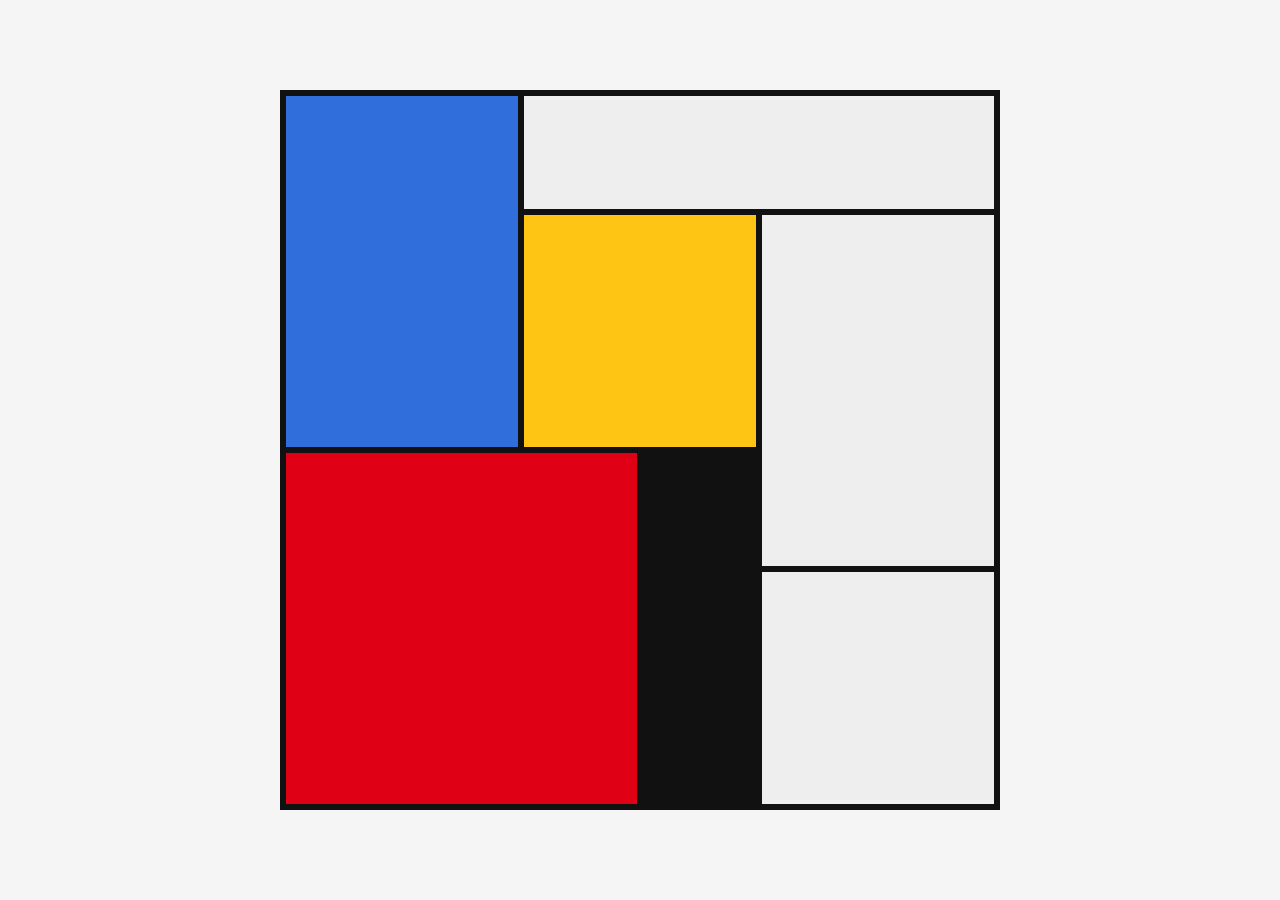
<file: task1/index.html>
<!DOCTYPE html>
<html lang="en">
<head>
    <meta charset="UTF-8">
    <meta name="viewport" content="width=device-width, initial-scale=1.0">
    <title>Task 1 - Geometric Composition</title>
    <link rel="stylesheet" href="style.css">
</head>
<body>

    <main class="composition">
        <div class="blue"></div>
        <div class="top"></div>
        <div class="yellow"></div>
        <div class="right-top"></div>
        <div class="red"></div>
        <div class="black"></div>
        <div class="right-bottom"></div>
    </main>

</body>
</html>
</file>
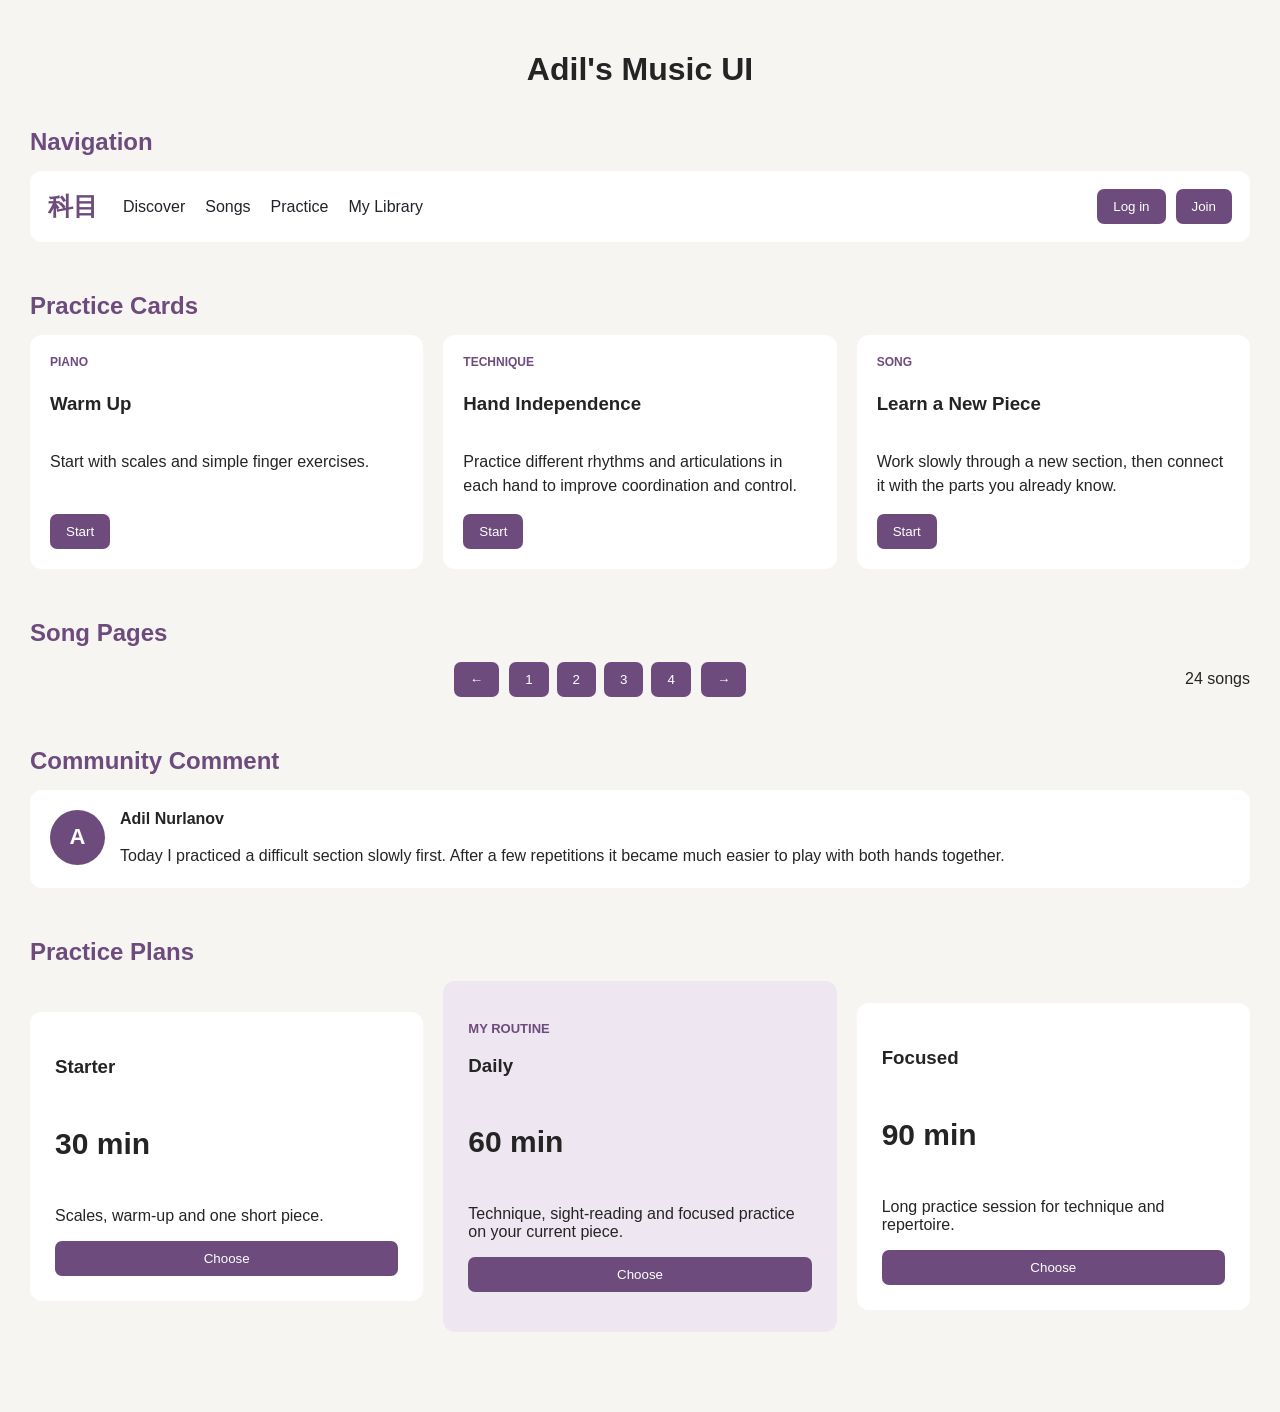
<file: task2/index.html>
<!DOCTYPE html>
<html lang="en">
<head>
    <meta charset="UTF-8">
    <meta name="viewport" content="width=device-width, initial-scale=1.0">
    <title>Adil's Music UI</title>
    <link rel="stylesheet" href="style.css">
</head>
<body>

    <h1>Adil's Music UI</h1>

    <section>
        <h2>Navigation</h2>

        <nav class="navbar">
            <div class="logo">科目</div>

            <div class="nav-links">
                <a href="#">Discover</a>
                <a href="#">Songs</a>
                <a href="#">Practice</a>
                <a href="#">My Library</a>
            </div>

            <div class="nav-buttons">
                <button>Log in</button>
                <button>Join</button>
            </div>
        </nav>
    </section>


    <section>
        <h2>Practice Cards</h2>

        <div class="cards">
            <article class="card">
                <span class="card-tag">PIANO</span>
                <h3>Warm Up</h3>
                <p>Start with scales and simple finger exercises.</p>
                <button>Start</button>
            </article>

            <article class="card">
                <span class="card-tag">TECHNIQUE</span>
                <h3>Hand Independence</h3>
                <p>
                    Practice different rhythms and articulations in each hand
                    to improve coordination and control.
                </p>
                <button>Start</button>
            </article>

            <article class="card">
                <span class="card-tag">SONG</span>
                <h3>Learn a New Piece</h3>
                <p>
                    Work slowly through a new section, then connect it with
                    the parts you already know.
                </p>
                <button>Start</button>
            </article>
        </div>
    </section>


    <section>
        <h2>Song Pages</h2>

        <div class="pagination">
            <div class="pagination-controls">
                <button>←</button>

                <div class="pages">
                    <button>1</button>
                    <button>2</button>
                    <button>3</button>
                    <button>4</button>
                </div>

                <button>→</button>
            </div>

            <span class="results">24 songs</span>
        </div>
    </section>


    <section>
        <h2>Community Comment</h2>

        <div class="comment">
            <div class="avatar">A</div>

            <div class="comment-text">
                <strong>Adil Nurlanov</strong>
                <p>
                    Today I practiced a difficult section slowly first.
                    After a few repetitions it became much easier to play
                    with both hands together.
                </p>
            </div>
        </div>
    </section>


    <section>
        <h2>Practice Plans</h2>

        <div class="pricing">
            <article class="plan">
                <h3>Starter</h3>
                <p class="price">30 min</p>
                <p>Scales, warm-up and one short piece.</p>
                <button>Choose</button>
            </article>

            <article class="plan recommended">
                <span class="badge">MY ROUTINE</span>
                <h3>Daily</h3>
                <p class="price">60 min</p>
                <p>
                    Technique, sight-reading and focused practice
                    on your current piece.
                </p>
                <button>Choose</button>
            </article>

            <article class="plan">
                <h3>Focused</h3>
                <p class="price">90 min</p>
                <p>Long practice session for technique and repertoire.</p>
                <button>Choose</button>
            </article>
        </div>
    </section>

</body>
</html>
</file>
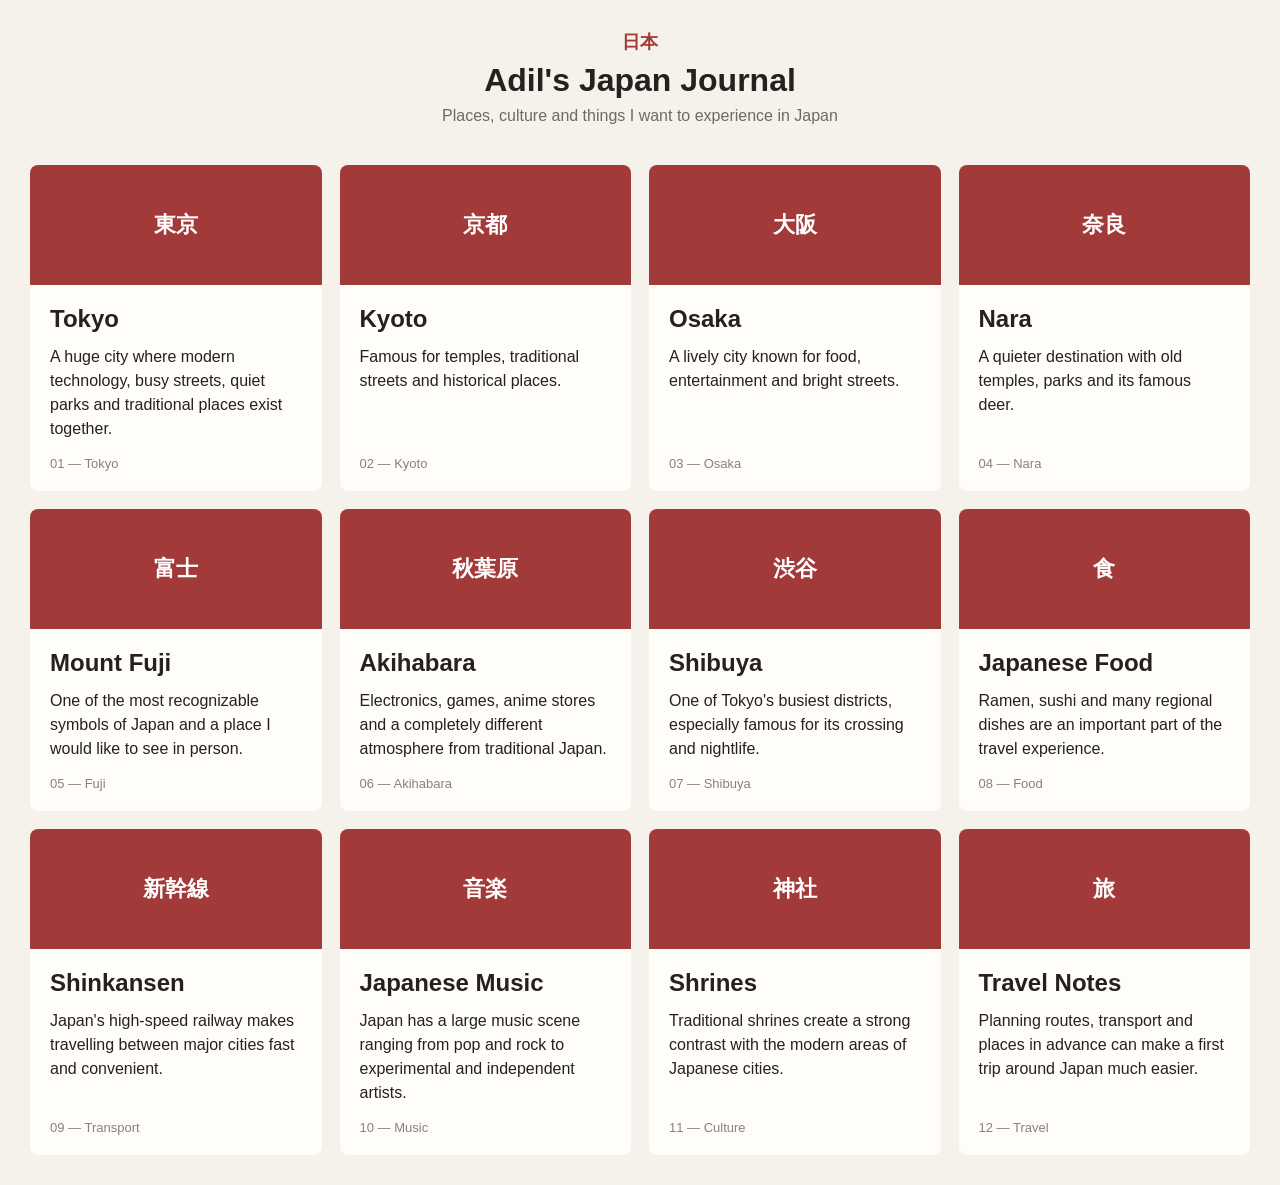
<file: task3/index.html>
<!DOCTYPE html>
<html lang="en">
<head>
    <meta charset="UTF-8">
    <meta name="viewport" content="width=device-width, initial-scale=1.0">
    <title>Adil's Japan Journal</title>
    <link rel="stylesheet" href="style.css">
</head>
<body>

    <header>
        <span class="japanese">日本</span>
        <h1>Adil's Japan Journal</h1>
        <p>Places, culture and things I want to experience in Japan</p>
    </header>

    <main class="articles grid-mode">

        <article class="item lead">
            <div class="picture">東京</div>
            <div class="content">
                <h2>Tokyo</h2>
                <p>
                    A huge city where modern technology, busy streets,
                    quiet parks and traditional places exist together.
                </p>
                <time>01 — Tokyo</time>
            </div>
        </article>

        <article class="item">
            <div class="picture">京都</div>
            <div class="content">
                <h2>Kyoto</h2>
                <p>
                    Famous for temples, traditional streets and historical places.
                </p>
                <time>02 — Kyoto</time>
            </div>
        </article>

        <article class="item">
            <div class="picture">大阪</div>
            <div class="content">
                <h2>Osaka</h2>
                <p>
                    A lively city known for food, entertainment and bright streets.
                </p>
                <time>03 — Osaka</time>
            </div>
        </article>

        <article class="item">
            <div class="picture">奈良</div>
            <div class="content">
                <h2>Nara</h2>
                <p>
                    A quieter destination with old temples, parks and its famous deer.
                </p>
                <time>04 — Nara</time>
            </div>
        </article>

        <article class="item">
            <div class="picture">富士</div>
            <div class="content">
                <h2>Mount Fuji</h2>
                <p>
                    One of the most recognizable symbols of Japan and a place
                    I would like to see in person.
                </p>
                <time>05 — Fuji</time>
            </div>
        </article>

        <article class="item">
            <div class="picture">秋葉原</div>
            <div class="content">
                <h2>Akihabara</h2>
                <p>
                    Electronics, games, anime stores and a completely different
                    atmosphere from traditional Japan.
                </p>
                <time>06 — Akihabara</time>
            </div>
        </article>

        <article class="item">
            <div class="picture">渋谷</div>
            <div class="content">
                <h2>Shibuya</h2>
                <p>
                    One of Tokyo's busiest districts, especially famous for
                    its crossing and nightlife.
                </p>
                <time>07 — Shibuya</time>
            </div>
        </article>

        <article class="item">
            <div class="picture">食</div>
            <div class="content">
                <h2>Japanese Food</h2>
                <p>
                    Ramen, sushi and many regional dishes are an important
                    part of the travel experience.
                </p>
                <time>08 — Food</time>
            </div>
        </article>

        <article class="item">
            <div class="picture">新幹線</div>
            <div class="content">
                <h2>Shinkansen</h2>
                <p>
                    Japan's high-speed railway makes travelling between
                    major cities fast and convenient.
                </p>
                <time>09 — Transport</time>
            </div>
        </article>

        <article class="item">
            <div class="picture">音楽</div>
            <div class="content">
                <h2>Japanese Music</h2>
                <p>
                    Japan has a large music scene ranging from pop and rock
                    to experimental and independent artists.
                </p>
                <time>10 — Music</time>
            </div>
        </article>

        <article class="item">
            <div class="picture">神社</div>
            <div class="content">
                <h2>Shrines</h2>
                <p>
                    Traditional shrines create a strong contrast with the
                    modern areas of Japanese cities.
                </p>
                <time>11 — Culture</time>
            </div>
        </article>

        <article class="item">
            <div class="picture">旅</div>
            <div class="content">
                <h2>Travel Notes</h2>
                <p>
                    Planning routes, transport and places in advance can make
                    a first trip around Japan much easier.
                </p>
                <time>12 — Travel</time>
            </div>
        </article>

    </main>

</body>
</html>
</file>
<file: task1/style.css>
* {
    box-sizing: border-box;
}

body {
    margin: 0;
    min-height: 100vh;
    display: grid;
    place-items: center;
    background-color: #f5f5f5;
}

.composition {
    width: min(80vw, 80vh);
    aspect-ratio: 1;

    display: grid;
    grid-template-columns: repeat(6, 1fr);
    grid-template-rows: repeat(6, 1fr);

    gap: 6px;
    background-color: #111;
    padding: 6px;
}

.blue {
    grid-column: 1 / 3;
    grid-row: 1 / 4;
    background-color: #2f6edb;
}

.top {
    grid-column: 3 / 7;
    grid-row: 1 / 2;
    background-color: #eeeeee;
}

.yellow {
    grid-column: 3 / 5;
    grid-row: 2 / 4;
    background-color: #ffc515;
}

.right-top {
    grid-column: 5 / 7;
    grid-row: 2 / 5;
    background-color: #eeeeee;
}

.red {
    grid-column: 1 / 4;
    grid-row: 4 / 7;
    background-color: #e00016;
}

.black {
    grid-column: 4 / 5;
    grid-row: 4 / 7;
    background-color: #111;
}

.right-bottom {
    grid-column: 5 / 7;
    grid-row: 5 / 7;
    background-color: #eeeeee;
}
</file>
<file: task2/style.css>
* {
    box-sizing: border-box;
}

body {
    margin: 0;
    padding: 30px;
    font-family: Arial, sans-serif;
    background-color: #f7f5f2;
    color: #242424;
}

h1 {
    text-align: center;
    margin-bottom: 40px;
}

section {
    margin-bottom: 50px;
}

section > h2 {
    margin-bottom: 15px;
    color: #6d4c7d;
}



.navbar {
    display: flex;
    align-items: center;
    gap: 25px;
    padding: 18px;
    background-color: white;
    border-radius: 12px;
}

.logo {
    font-weight: bold;
    font-size: 25px;
    color: #6d4c7d;
}

.nav-links {
    display: flex;
    gap: 20px;
    flex-wrap: wrap;
}

.nav-links a {
    color: #20242a;
    text-decoration: none;
}

.nav-buttons {
    display: flex;
    gap: 10px;
    margin-left: auto;
}



button {
    padding: 10px 16px;
    border: none;
    border-radius: 7px;
    background-color: #6d4c7d;
    color: white;
    cursor: pointer;
}

button:hover {
    background-color: #51385e;
}



.cards {
    display: flex;
    gap: 20px;
    align-items: stretch;
}

.card {
    flex: 1;
    display: flex;
    flex-direction: column;
    padding: 20px;
    background-color: white;
    border-radius: 12px;
}

.card p {
    line-height: 1.5;
}

.card button {
    margin-top: auto;
    align-self: flex-start;
}



.pagination {
    display: flex;
    align-items: center;
    flex-wrap: wrap;
    gap: 15px;
}

.pagination-controls {
    display: flex;
    align-items: center;
    gap: 10px;
    margin-left: auto;
}

.pages {
    display: flex;
    gap: 8px;
}

.results {
    margin-left: auto;
}



.comment {
    display: flex;
    align-items: flex-start;
    gap: 15px;
    padding: 20px;
    background-color: white;
    border-radius: 12px;
}

.avatar {
    width: 55px;
    height: 55px;
    flex-shrink: 0;

    display: flex;
    align-items: center;
    justify-content: center;

    border-radius: 50%;
    background-color: #6d4c7d;
    color: white;
    font-size: 22px;
    font-weight: bold;
}

.comment-text {
    flex: 1;
}

.comment-text p {
    margin-bottom: 0;
    line-height: 1.5;
}



.pricing {
    display: flex;
    align-items: center;
    gap: 20px;
}

.plan {
    flex: 1;
    display: flex;
    flex-direction: column;
    padding: 25px;
    background-color: white;
    border-radius: 12px;
}

.plan button {
    margin-top: auto;
}

.recommended {
    padding-top: 40px;
    padding-bottom: 40px;
    background-color: #eee7f1;
}

.badge {
    font-size: 13px;
    font-weight: bold;
    color: #6d4c7d;
}

.price {
    font-size: 30px;
    font-weight: bold;
}

.card-tag {
    font-size: 12px;
    font-weight: bold;
    color: #6d4c7d;
    margin-bottom: 5px;
}
</file>
<file: task3/style.css>
* {
    box-sizing: border-box;
}

body {
    margin: 0;
    padding: 30px;
    font-family: Arial, sans-serif;
    background-color: #f5f1eb;
    color: #24211f;
}

header {
    text-align: center;
    margin-bottom: 40px;
}

.japanese {
    font-size: 18px;
    color: #a33a3a;
    font-weight: bold;
}

header h1 {
    margin: 8px 0;
}

header p {
    margin: 0;
    color: #706963;
}

.articles {
    display: grid;
    gap: 18px;
}

.item {
    display: flex;
    background-color: #fffdf9;
    overflow: hidden;
    border-radius: 8px;
}

.picture {
    display: flex;
    justify-content: center;
    align-items: center;
    padding: 30px;
    background-color: #a33a3a;
    color: white;
    font-size: 22px;
    font-weight: bold;
}

.content {
    display: flex;
    flex-direction: column;
    flex: 1;
    padding: 20px;
}

.content h2 {
    margin: 0 0 12px;
}

.content p {
    margin: 0 0 15px;
    line-height: 1.5;
}

.content time {
    margin-top: auto;
    color: #8a817a;
    font-size: 13px;
}



.grid-mode {
    grid-template-columns:
        repeat(auto-fit, minmax(min(260px, 100%), 1fr));
}

.grid-mode .item {
    flex-direction: column;
}

.grid-mode .picture {
    padding: 45px 20px;
}



.list-mode {
    grid-template-columns: 1fr;
}

.list-mode .item {
    flex-direction: row;
}

.list-mode .picture {
    flex: 0 0 18%;
}

.list-mode .content {
    flex-direction: row;
    align-items: center;
    gap: 20px;
}

.list-mode .content h2 {
    flex: 0 0 18%;
    margin: 0;
}

.list-mode .content p {
    flex: 1;
    margin: 0;
}

.list-mode .content time {
    margin-top: 0;
    margin-left: auto;
    white-space: nowrap;
}



.magazine-mode {
    grid-template-columns:
        repeat(auto-fit, minmax(min(220px, 100%), 1fr));

    grid-auto-flow: dense;
}

.magazine-mode .item {
    flex-direction: column;
}

.magazine-mode .lead {
    grid-column: span 2;
    grid-row: span 2;
}

.magazine-mode .lead .picture {
    flex: 1;
    font-size: 38px;
}

.magazine-mode .lead h2 {
    font-size: 30px;
}
</file>
